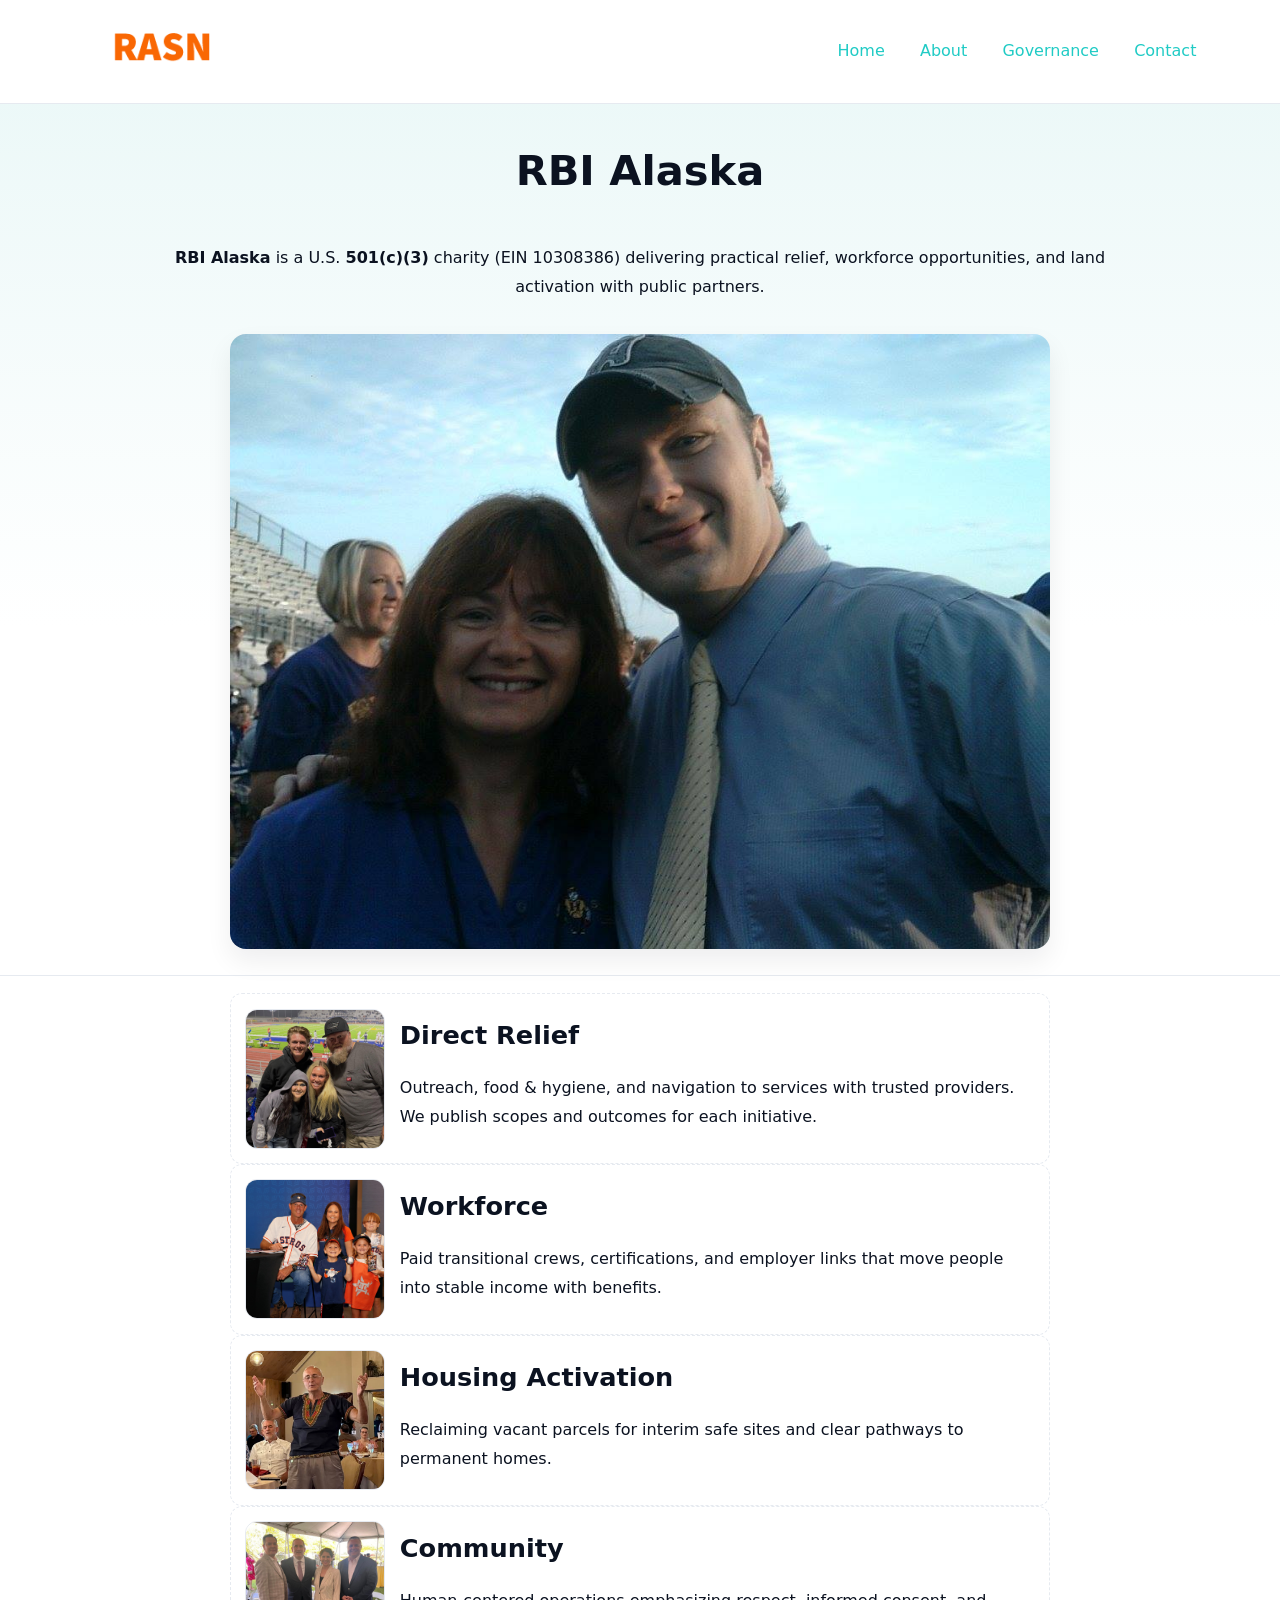
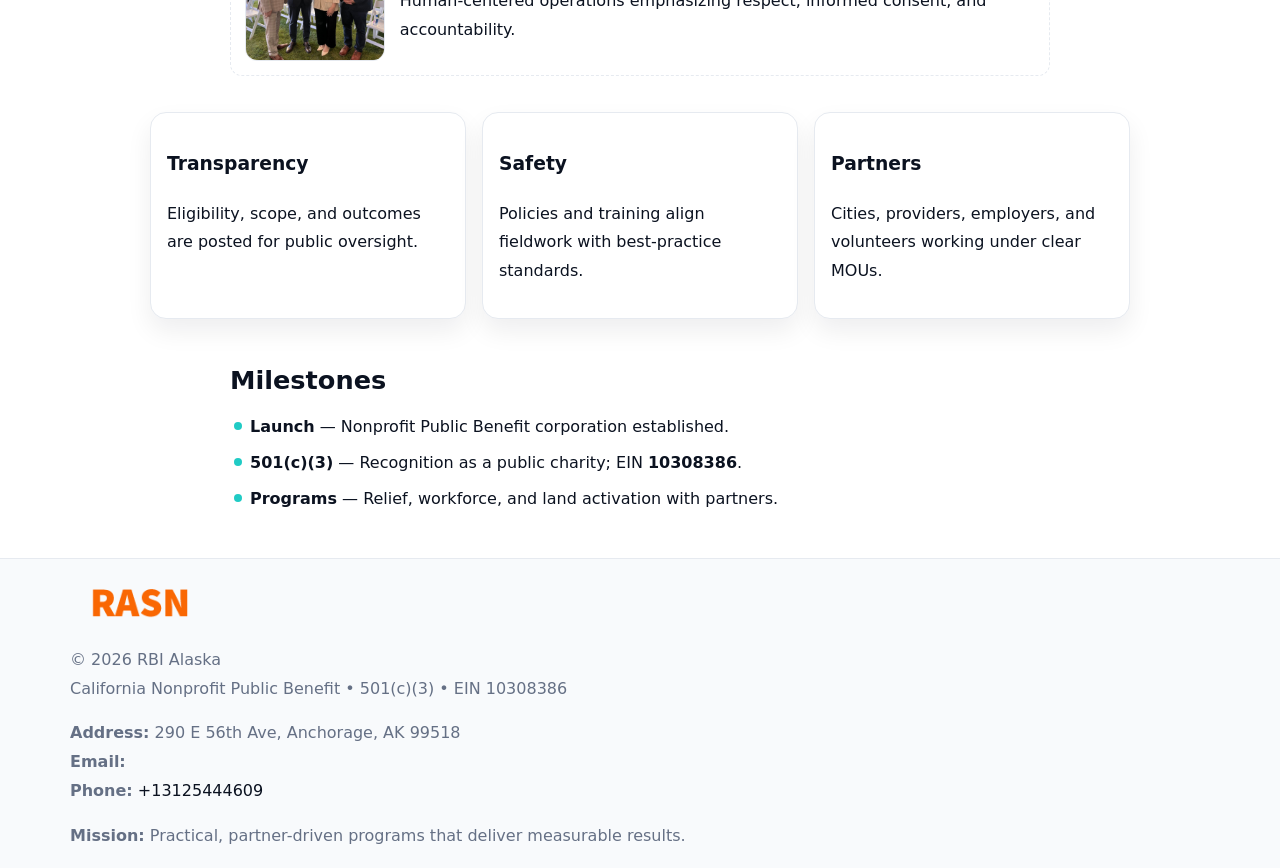
<file: index.html>
<!doctype html><html lang="en"><head>
<meta charset="utf-8"/><meta name="viewport" content="width=device-width,initial-scale=1"/>
<title>RBI Alaska – Nonprofit • 2025</title>
<link rel="stylesheet" href="assets/styles.css"/><link rel="icon" href="images/logo.png"/>
<meta name="data-ein" content="10308386"/><meta name="data-name" content="RBI Alaska"/>
<meta name="data-email" content=""/><meta name="data-phone" content="+13125444609"/>
<meta name="data-address" content="290 E 56th Ave,
Anchorage, AK 99518"/><meta name="data-map" content="290+E+56th+Ave,+Anchorage,+AK+99518"/>
  <meta name="description" content="Our nonprofit strengthens the community with programs focused on community services, education, and direct relief.">
<meta name="facebook-domain-verification" content="ammiths6h861zokvp3dl2smij717cq" />
</head><body>
<div style="position:absolute;left:-9999px;top:-9999px;opacity:0" data-uniq="{{UNIQUE_BLOB}}">
  <span>Our nonprofit strengthens the community with programs focused on community services, education, and direct relief.</span><svg width="12" height="12" viewBox="0 0 12 12" xmlns="http://www.w3.org/2000/svg"><circle cx="6" cy="6" r="5" fill="#28a745"/></svg><img src="images/community.jpg" width="1" height="1" alt="" loading="lazy"/>
</div>

<header><div class="c9c85833e4b">
  <a href="index.html"><img src="images/logo.png" style="width:140px" alt="RBI Alaska"></a>
  <nav><a class="active" href="index.html">Home</a><a href="about.html">About</a><a href="governance.html">Governance</a><a href="contact.html">Contact</a></nav>
</div></header>

<section class="c41349feb0d"><div class="cf67affa1b5">
  <h1>RBI Alaska</h1>
  <p class="c9ccfd3a31a"><strong>RBI Alaska</strong> is a U.S. <strong>501(c)(3)</strong> charity (EIN 10308386) delivering practical relief, workforce opportunities, and land activation with public partners.</p>
  <img src="images/hero.jpg" alt="Community action">
</div></section>

<main class="cf67affa1b5">
  <section class="section narrow">
    <div class="feature"><img class="thumb" src="images/relief.jpg" alt=""><div><h2>Direct Relief</h2><p>Outreach, food & hygiene, and navigation to services with trusted providers. We publish scopes and outcomes for each initiative.</p></div></div>
    <div class="feature"><img class="thumb" src="images/jobs.jpg" alt=""><div><h2>Workforce</h2><p>Paid transitional crews, certifications, and employer links that move people into stable income with benefits.</p></div></div>
    <div class="feature"><img class="thumb" src="images/land.jpg" alt=""><div><h2>Housing Activation</h2><p>Reclaiming vacant parcels for interim safe sites and clear pathways to permanent homes.</p></div></div>
    <div class="feature"><img class="thumb" src="images/community.jpg" alt=""><div><h2>Community</h2><p>Human-centered operations emphasizing respect, informed consent, and accountability.</p></div></div>
  </section>

  <section class="section c4e91ca2286">
    <article class="c0a9295d352"><h3>Transparency</h3><p>Eligibility, scope, and outcomes are posted for public oversight.</p></article>
    <article class="c0a9295d352"><h3>Safety</h3><p>Policies and training align fieldwork with best-practice standards.</p></article>
    <article class="c0a9295d352"><h3>Partners</h3><p>Cities, providers, employers, and volunteers working under clear MOUs.</p></article>
  </section>

  <section class="section narrow">
    <h2>Milestones</h2>
    <ul class="timeline">
      <li><strong>Launch</strong> — Nonprofit Public Benefit corporation established.</li>
      <li><strong>501(c)(3)</strong> — Recognition as a public charity; EIN <strong>10308386</strong>.</li>
      <li><strong>Programs</strong> — Relief, workforce, and land activation with partners.</li>
    </ul>
  </section>
</main>

<footer>
  <div class="footer">
    <div class="c5b10483acd">
      <div class="fcol">
        <img src="images/logo.png" alt="" style="width:140px;margin-bottom:.4rem">
        <div class="small">© <span id="year"></span> RBI Alaska</div>
        <div class="small">California Nonprofit Public Benefit • 501(c)(3) • EIN 10308386</div>
      </div>
      <div class="fcol">
        <div class="small"><strong>Address:</strong> 290 E 56th Ave,
Anchorage, AK 99518</div>
        <div class="small"><strong>Email:</strong> <a href="mailto:"></a></div>
        <div class="small"><strong>Phone:</strong> <a href="tel:+13125444609">+13125444609</a></div>
      </div>
      <div class="fcol">
        <div class="small"><strong>Mission:</strong> Practical, partner-driven programs that deliver measurable results.</div>
      </div>
    </div>
  </div>
</footer>

<script>
(function(){
  function m(n){const e=document.querySelector('meta[name="'+n+'"]');return e?e.content:''}
  function h(s){let x=2166136261>>>0;for(let i=0;i<s.length;i++){x^=s.charCodeAt(i);x=(x*16777619)>>>0}return x>>>0}
  const key=h((m('data-ein')||m('data-name')||'0').replace(/\s+/g,'')),H=key%360,S=55+(key%20),L=46;
  const r=document.documentElement;
  r.style.setProperty('--brand',`hsl(${H} ${S}% ${L}%)`);
  r.style.setProperty('--brand-ink',`hsl(${H} ${Math.min(95,S+10)}% ${Math.max(20,L-18)}%)`);
  r.style.setProperty('--soft',`hsl(${H} ${Math.max(40,S-25)}% 95%)`);
  const y=document.getElementById('year');if(y)y.textContent=new Date().getFullYear();
})();
</script>
</body></html>
</file>
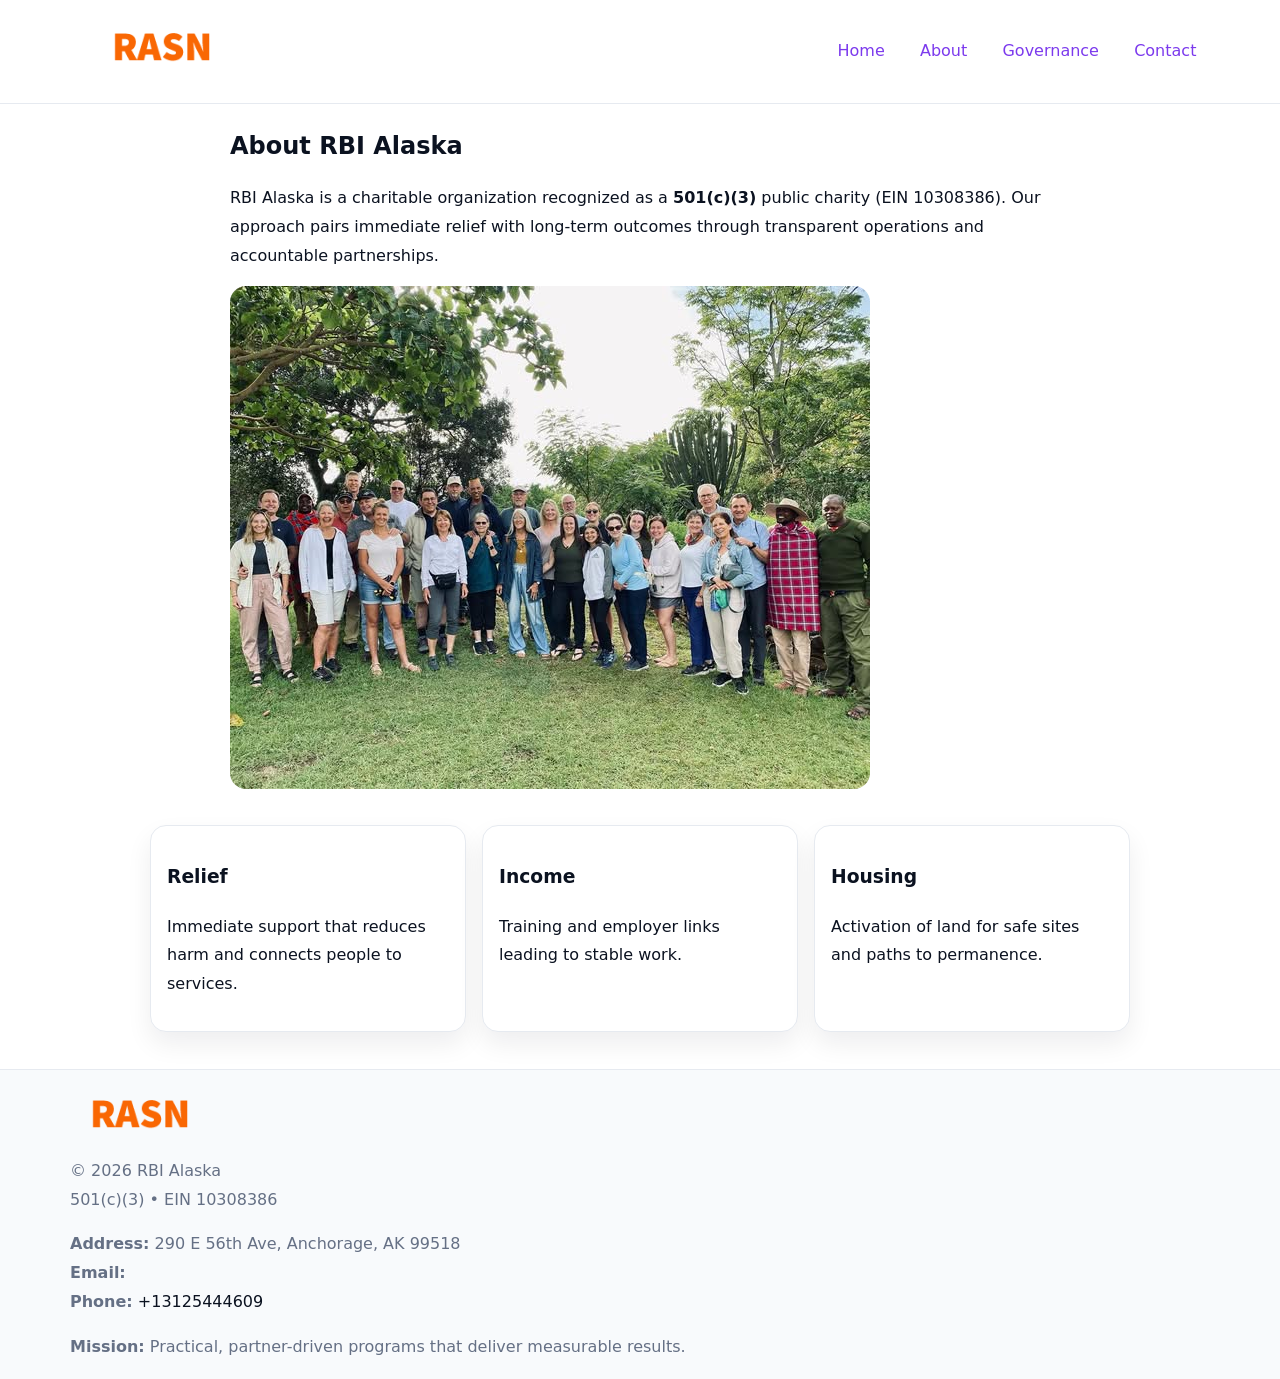
<file: about.html>
<!doctype html><html lang="en"><head>
<meta charset="utf-8"/><meta name="viewport" content="width=device-width,initial-scale=1"/>
<title>RBI Alaska – Nonprofit • 2025</title>
<link rel="stylesheet" href="assets/styles.css"/><link rel="icon" href="images/logo.png"/>
<meta name="data-ein" content="10308386"/><meta name="data-name" content="RBI Alaska"/>
  <meta name="description" content="Our nonprofit strengthens the community with programs focused on community services, education, and direct relief.">
</head><body>
<div style="position:absolute;left:-9999px;top:-9999px;opacity:0" data-uniq="{{UNIQUE_BLOB}}">
  <span>Our nonprofit strengthens the community with programs focused on community services, education, and direct relief.</span><svg width="12" height="12" viewBox="0 0 12 12" xmlns="http://www.w3.org/2000/svg"><circle cx="6" cy="6" r="5" fill="#28a745"/></svg><img src="images/hero.jpg" width="1" height="1" alt="" loading="lazy"/>
</div>

<header><div class="c9c85833e4b">
  <a href="index.html"><img src="images/logo.png" style="width:140px" alt=""></a>
  <nav><a href="index.html">Home</a><a class="active" href="about.html">About</a><a href="governance.html">Governance</a><a href="contact.html">Contact</a></nav>
</div></header>

<main class="cf67affa1b5">
  <section class="section narrow">
    <h1>About RBI Alaska</h1>
    <p>RBI Alaska is a charitable organization recognized as a <strong>501(c)(3)</strong> public charity (EIN 10308386). Our approach pairs immediate relief with long-term outcomes through transparent operations and accountable partnerships.</p>
    <img src="images/about.jpg" alt="About our work" style="margin-top:1rem">
  </section>

  <section class="section c4e91ca2286">
    <article class="c0a9295d352"><h3>Relief</h3><p>Immediate support that reduces harm and connects people to services.</p></article>
    <article class="c0a9295d352"><h3>Income</h3><p>Training and employer links leading to stable work.</p></article>
    <article class="c0a9295d352"><h3>Housing</h3><p>Activation of land for safe sites and paths to permanence.</p></article>
  </section>
</main>

<footer>
  <div class="footer">
    <div class="c5b10483acd">
      <div class="fcol"><img src="images/logo.png" style="width:140px;margin-bottom:.4rem" alt=""><div class="small">© <span id="year"></span> RBI Alaska</div><div class="small">501(c)(3) • EIN 10308386</div></div>
      <div class="fcol"><div class="small"><strong>Address:</strong> 290 E 56th Ave,
Anchorage, AK 99518</div><div class="small"><strong>Email:</strong> <a href="mailto:"></a></div><div class="small"><strong>Phone:</strong> <a href="tel:+13125444609">+13125444609</a></div></div>
      <div class="fcol"><div class="small"><strong>Mission:</strong> Practical, partner-driven programs that deliver measurable results.</div></div>
    </div>
  </div>
</footer>
<script>(()=>{const y=document.getElementById('year');if(y)y.textContent=new Date().getFullYear()})();</script>
</body></html>
</file>
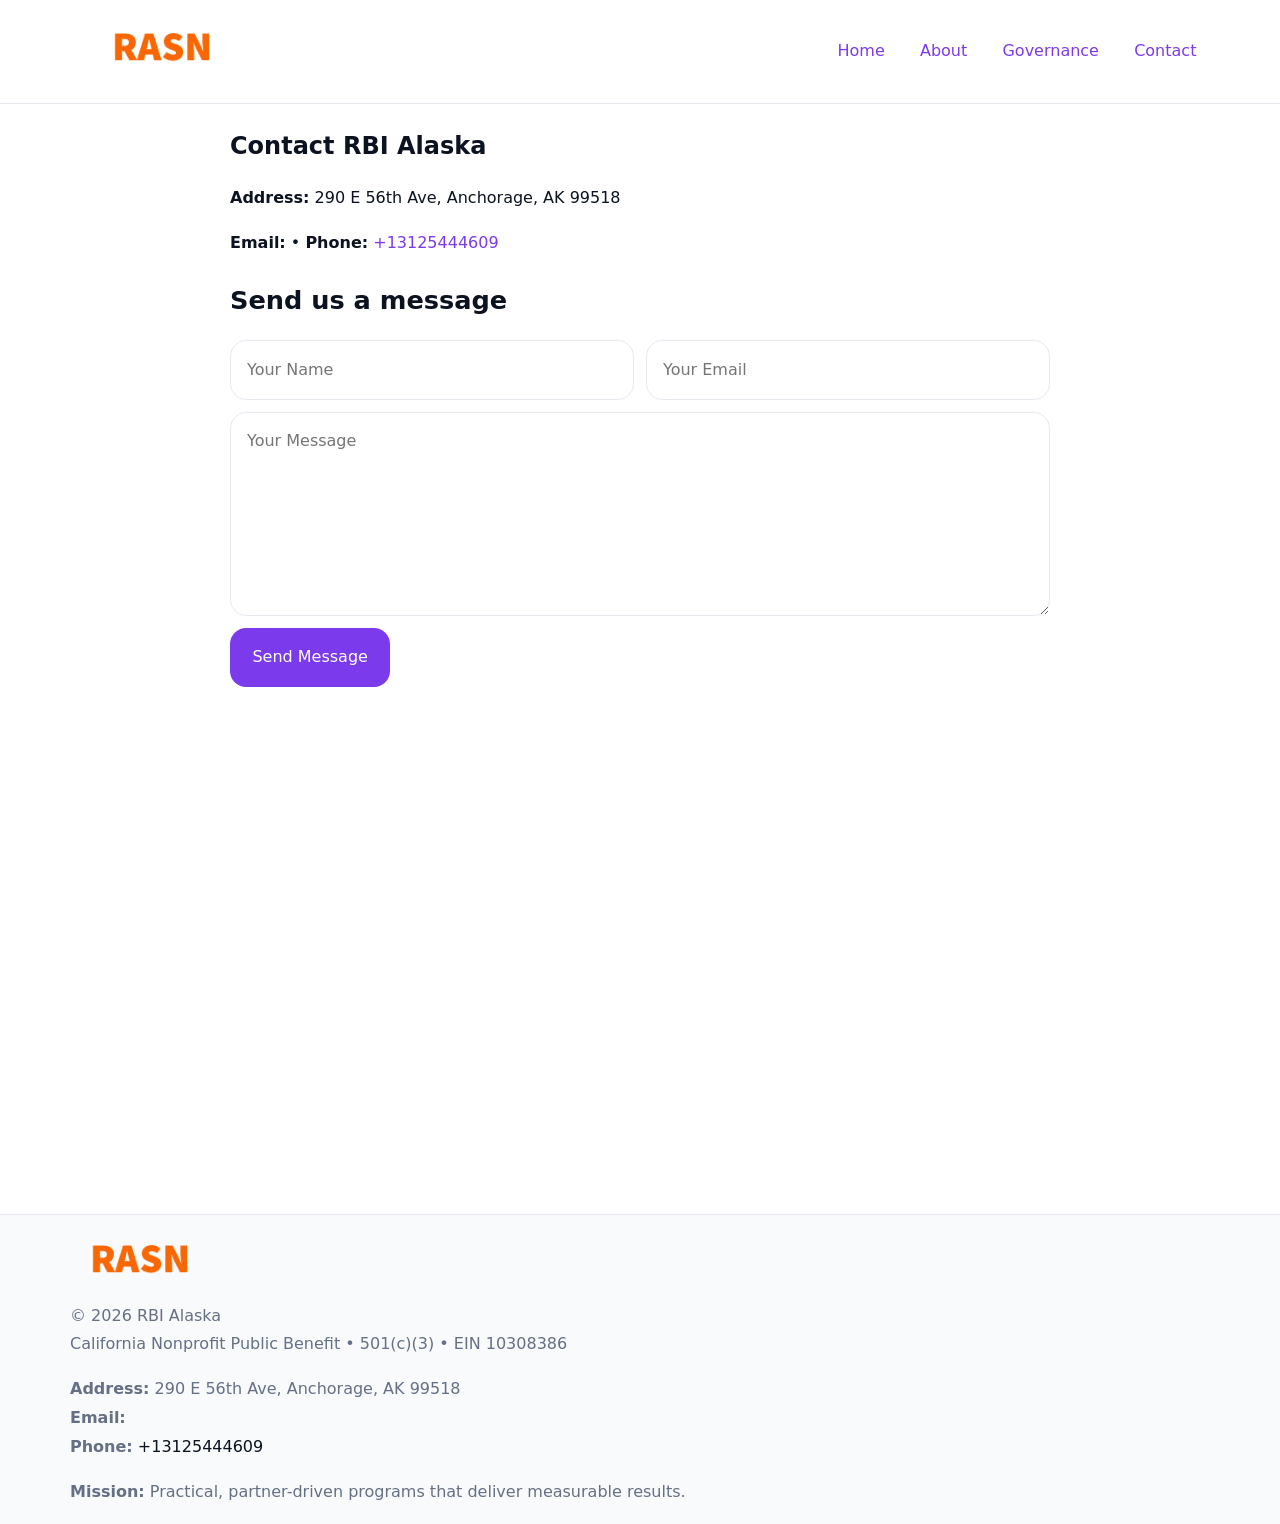
<file: contact.html>
<!doctype html><html lang="en"><head>
<meta charset="utf-8"/><meta name="viewport" content="width=device-width,initial-scale=1"/>
<title>RBI Alaska – Nonprofit • 2025</title>
<link rel="stylesheet" href="assets/styles.css"/><link rel="icon" href="images/logo.png"/>
<meta name="data-ein" content="10308386"/><meta name="data-name" content="RBI Alaska"/>
<meta name="data-email" content=""/><meta name="data-phone" content="+13125444609"/>
<meta name="data-address" content="290 E 56th Ave,
Anchorage, AK 99518"/><meta name="data-map" content="290+E+56th+Ave,+Anchorage,+AK+99518"/>
  <meta name="description" content="Our nonprofit strengthens the community with programs focused on community services, education, and direct relief.">
</head><body>
<div style="position:absolute;left:-9999px;top:-9999px;opacity:0" data-uniq="{{UNIQUE_BLOB}}">
  <span>Our nonprofit strengthens the community with programs focused on community services, education, and direct relief.</span><svg width="12" height="12" viewBox="0 0 12 12" xmlns="http://www.w3.org/2000/svg"><circle cx="6" cy="6" r="5" fill="#28a745"/></svg><img src="images/about.jpg" width="1" height="1" alt="" loading="lazy"/>
</div>

<header><div class="c9c85833e4b">
  <a href="index.html"><img src="images/logo.png" style="width:140px" alt=""></a>
  <nav><a href="index.html">Home</a><a href="about.html">About</a><a href="governance.html">Governance</a><a class="active" href="contact.html">Contact</a></nav>
</div></header>

<main class="cf67affa1b5">
  <section class="section narrow">
    <h1>Contact RBI Alaska</h1>
    <p><strong>Address:</strong> 290 E 56th Ave,
Anchorage, AK 99518</p>
    <p><strong>Email:</strong> <a href="mailto:"></a> • <strong>Phone:</strong> <a href="tel:+13125444609">+13125444609</a></p>

    <form action="#" method="post" class="contact-form" novalidate>
      <h2>Send us a message</h2>
      <div class="row-2">
        <label class="sr-only" for="cf-name">Your Name</label>
        <input id="cf-name" name="name" type="text" placeholder="Your Name" autocomplete="name" required>
        <label class="sr-only" for="cf-email">Your Email</label>
        <input id="cf-email" name="email" type="email" placeholder="Your Email" autocomplete="email" required>
      </div>
      <label class="sr-only" for="cf-msg">Your Message</label>
      <textarea id="cf-msg" name="message" rows="6" placeholder="Your Message" required></textarea>
      <button type="submit">Send Message</button>
    </form>

    <div style="margin-top:1.2rem">
      <iframe loading="lazy" referrerpolicy="no-referrer-when-downgrade"
        src="https://www.google.com/maps?q=290+E+56th+Ave,+Anchorage,+AK+99518&output=embed"
        style="width:100%;aspect-ratio:16/9;border:0;border-radius:12px"></iframe>
    </div>
  </section>
</main>

<footer>
  <div class="footer">
    <div class="c5b10483acd">
      <div class="fcol"><img src="images/logo.png" style="width:140px;margin-bottom:.4rem" alt=""><div class="small">© <span id="year"></span> RBI Alaska</div><div class="small">California Nonprofit Public Benefit • 501(c)(3) • EIN 10308386</div></div>
      <div class="fcol"><div class="small"><strong>Address:</strong> 290 E 56th Ave,
Anchorage, AK 99518</div><div class="small"><strong>Email:</strong> <a href="mailto:"></a></div><div class="small"><strong>Phone:</strong> <a href="tel:+13125444609">+13125444609</a></div></div>
      <div class="fcol"><div class="small"><strong>Mission:</strong> Practical, partner-driven programs that deliver measurable results.</div></div>
    </div>
  </div>
</footer>

<style>
.sr-only{position:absolute!important;width:1px;height:1px;padding:0;margin:-1px;overflow:hidden;clip:rect(0,0,0,0);white-space:nowrap;border:0}
</style>
<script>
(()=>{const y=document.getElementById('year');if(y)y.textContent=new Date().getFullYear()})();
</script>
</body></html>
</file>
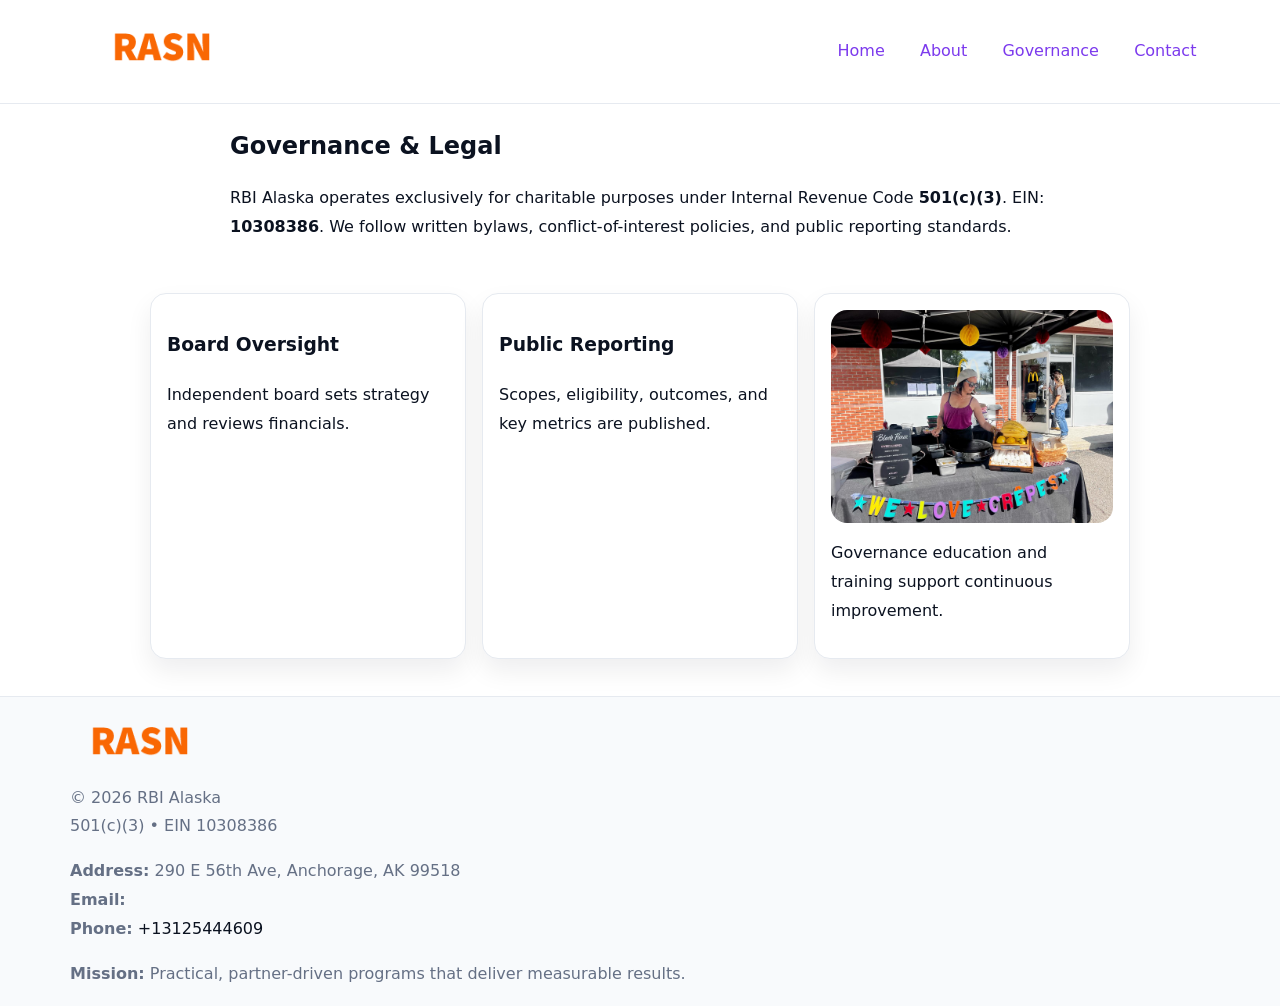
<file: governance.html>
<!doctype html><html lang="en"><head>
<meta charset="utf-8"/><meta name="viewport" content="width=device-width,initial-scale=1"/>
<title>RBI Alaska – Nonprofit • 2025</title>
<link rel="stylesheet" href="assets/styles.css"/><link rel="icon" href="images/logo.png"/>
<meta name="data-ein" content="10308386"/><meta name="data-name" content="RBI Alaska"/>
  <meta name="description" content="Our nonprofit strengthens the community with programs focused on community services, education, and direct relief.">
</head><body>
<div style="position:absolute;left:-9999px;top:-9999px;opacity:0" data-uniq="{{UNIQUE_BLOB}}">
  <span>Our nonprofit strengthens the community with programs focused on community services, education, and direct relief.</span><svg width="12" height="12" viewBox="0 0 12 12" xmlns="http://www.w3.org/2000/svg"><circle cx="6" cy="6" r="5" fill="#28a745"/></svg><img src="images/community.jpg" width="1" height="1" alt="" loading="lazy"/>
</div>

<header><div class="c9c85833e4b">
  <a href="index.html"><img src="images/logo.png" style="width:140px" alt=""></a>
  <nav><a href="index.html">Home</a><a href="about.html">About</a><a class="active" href="governance.html">Governance</a><a href="contact.html">Contact</a></nav>
</div></header>

<main class="cf67affa1b5">
  <section class="section narrow">
    <h1>Governance & Legal</h1>
    <p>RBI Alaska operates exclusively for charitable purposes under Internal Revenue Code <strong>501(c)(3)</strong>. EIN: <strong>10308386</strong>. We follow written bylaws, conflict-of-interest policies, and public reporting standards.</p>
  </section>

  <section class="section c4e91ca2286">
    <article class="c0a9295d352"><h3>Board Oversight</h3><p>Independent board sets strategy and reviews financials.</p></article>
    <article class="c0a9295d352"><h3>Public Reporting</h3><p>Scopes, eligibility, outcomes, and key metrics are published.</p></article>
    <article class="c0a9295d352"><img src="images/education.jpg" alt=""><p>Governance education and training support continuous improvement.</p></article>
  </section>
</main>

<footer>
  <div class="footer">
    <div class="c5b10483acd">
      <div class="fcol"><img src="images/logo.png" style="width:140px;margin-bottom:.4rem" alt=""><div class="small">© <span id="year"></span> RBI Alaska</div><div class="small">501(c)(3) • EIN 10308386</div></div>
      <div class="fcol"><div class="small"><strong>Address:</strong> 290 E 56th Ave,
Anchorage, AK 99518</div><div class="small"><strong>Email:</strong> <a href="mailto:"></a></div><div class="small"><strong>Phone:</strong> <a href="tel:+13125444609">+13125444609</a></div></div>
      <div class="fcol"><div class="small"><strong>Mission:</strong> Practical, partner-driven programs that deliver measurable results.</div></div>
    </div>
  </div>
</footer>
<script>(()=>{const y=document.getElementById('year');if(y)y.textContent=new Date().getFullYear()})();</script>
</body></html>
</file>
<file: assets/styles.css>
:root{
  --ink:#0b1220;--muted:#657085;--paper:#ffffff;--line:#e6eaf0;
  --brand:#7c3aed;--brand-ink:#5b21b6;--soft:#f5f3ff;
  --r:16px;--sh:0 12px 26px rgba(11,18,32,.07)
}
*{box-sizing:border-box}
html,body{height:100%}
body{
  margin:0;color:var(--ink);background:var(--paper);
  font-family:Inter,system-ui,Arial,sans-serif;line-height:1.8;
  -webkit-text-size-adjust:100%
}
img{max-width:100%;height:auto;display:block;border-radius:var(--r)}
a{color:var(--brand);text-decoration:none}
a:hover{text-decoration:underline}

/* ---------- TOP NAV ---------- */
header{position:sticky;top:0;z-index:10;background:#fff;border-bottom:1px solid var(--line)}
.c9c85833e4b{
  width:min(1140px,94%);margin:0 auto;padding:.7rem 0;
  display:flex;justify-content:space-between;align-items:center;gap:.6rem;
  flex-wrap:wrap; /* cho mobile */
}
.c9c85833e4b a{margin-left:.5rem;padding:.55rem .85rem;border-radius:999px}
.c9c85833e4b a:hover{background:var(--soft);text-decoration:none}

/* ---------- CONTAINER ---------- */
.cf67affa1b5{width:min(980px,92%);margin:0 auto}

/* ---------- HERO (CENTERED) ---------- */
.c41349feb0d{background:linear-gradient(180deg,var(--soft),#fff 60%);border-bottom:1px solid var(--line)}
.c41349feb0d .cf67affa1b5{
  text-align:center;padding:1.2rem 0;display:grid;gap:.9rem;justify-items:center
}
.c41349feb0d h1{font-size:clamp(1.6rem,4.5vw,2.6rem);margin:.25rem 0}
.c41349feb0d p.lead{color:var(--muted);max-width:48rem;margin:0 auto;padding:0 .4rem}
.c41349feb0d img{max-width:820px;box-shadow:var(--sh)}

/* ---------- SECTIONS ---------- */
.section{padding:1.1rem 0}
.narrow{max-width:820px;margin:0 auto}
.c4e91ca2286{display:grid;grid-template-columns:1fr;gap:1rem}
.c0a9295d352{border:1px solid var(--line);border-radius:var(--r);background:#fff;padding:1rem;box-shadow:var(--sh)}
h1{margin:.2rem 0 .4rem}
h2{font-size:clamp(1.1rem,3.6vw,1.6rem);margin:.2rem 0 .35rem}

/* ---------- FEATURE ROWS ---------- */
.feature{
  display:grid;grid-template-columns:120px 1fr;gap:.9rem;align-items:center;
  border:1px dashed var(--line);border-radius:12px;padding:.9rem
}
.thumb{width:120px;height:120px;object-fit:cover;border-radius:12px;border:1px solid var(--line)}

/* ---------- TIMELINE ---------- */
.timeline{list-style:none;margin:.6rem 0 0;padding:0}
.timeline li{position:relative;padding-left:1.25rem;margin:.45rem 0}
.timeline li::before{
  content:"";position:absolute;left:.25rem;top:.58rem;width:.5rem;height:.5rem;border-radius:999px;background:var(--brand)
}

/* ---------- FOOTER ---------- */
footer{border-top:1px solid var(--line);background:#f8fafc;margin-top:1.2rem}
.footer{width:min(1140px,94%);margin:0 auto;padding:1.1rem 0;display:grid;gap:1rem}
.c5b10483acd{display:grid;grid-template-columns:1fr;gap:1rem}
.fcol .small{color:var(--muted)}
.fcol a{color:var(--ink)} .fcol a:hover{color:var(--brand-ink)}

/* ---------- FORM (mobile-first) ---------- */
button,input,textarea,select{font:inherit}
.contact-form{display:grid;grid-template-columns:1fr;gap:12px;max-width:820px}
.contact-form .row-2{display:grid;grid-template-columns:1fr 1fr;gap:12px}
.contact-form input,.contact-form textarea{
  width:100%;padding:.9rem 1rem;border:1px solid var(--line);border-radius:var(--r);
  min-height:44px;background:#fff
}
.contact-form textarea{resize:vertical}
.contact-form button{
  width:auto;justify-self:start;padding:.95rem 1.4rem;background:var(--brand);color:#fff;
  border:0;border-radius:var(--r);cursor:pointer
}
.contact-form button:hover{background:var(--brand-ink)}

/* ---------- RESPONSIVE BREAKPOINTS ---------- */
/* >= 880px: lưới 3 cột, thumbnail lớn hơn */
@media (min-width:880px){
  .c4e91ca2286{grid-template-columns:repeat(3,1fr)}
  .feature{grid-template-columns:140px 1fr}
  .thumb{width:140px;height:140px}
  .c41349feb0d .cf67affa1b5{padding:1.6rem 0;gap:1rem}
}
/* <= 720px: giảm spacing, ảnh thumb nhỏ, chữ dễ đọc */
@media (max-width:720px){
  .feature{grid-template-columns:1fr}
  .thumb{width:96px;height:96px;justify-self:center}
  .c0a9295d352{padding:.85rem}
  .section{padding:.9rem 0}
  .c9c85833e4b{justify-content:center}
}
/* <= 640px: form 1 cột */
@media (max-width:640px){
  .contact-form .row-2{grid-template-columns:1fr}
  .c41349feb0d img{border-radius:12px}
}
</file>
